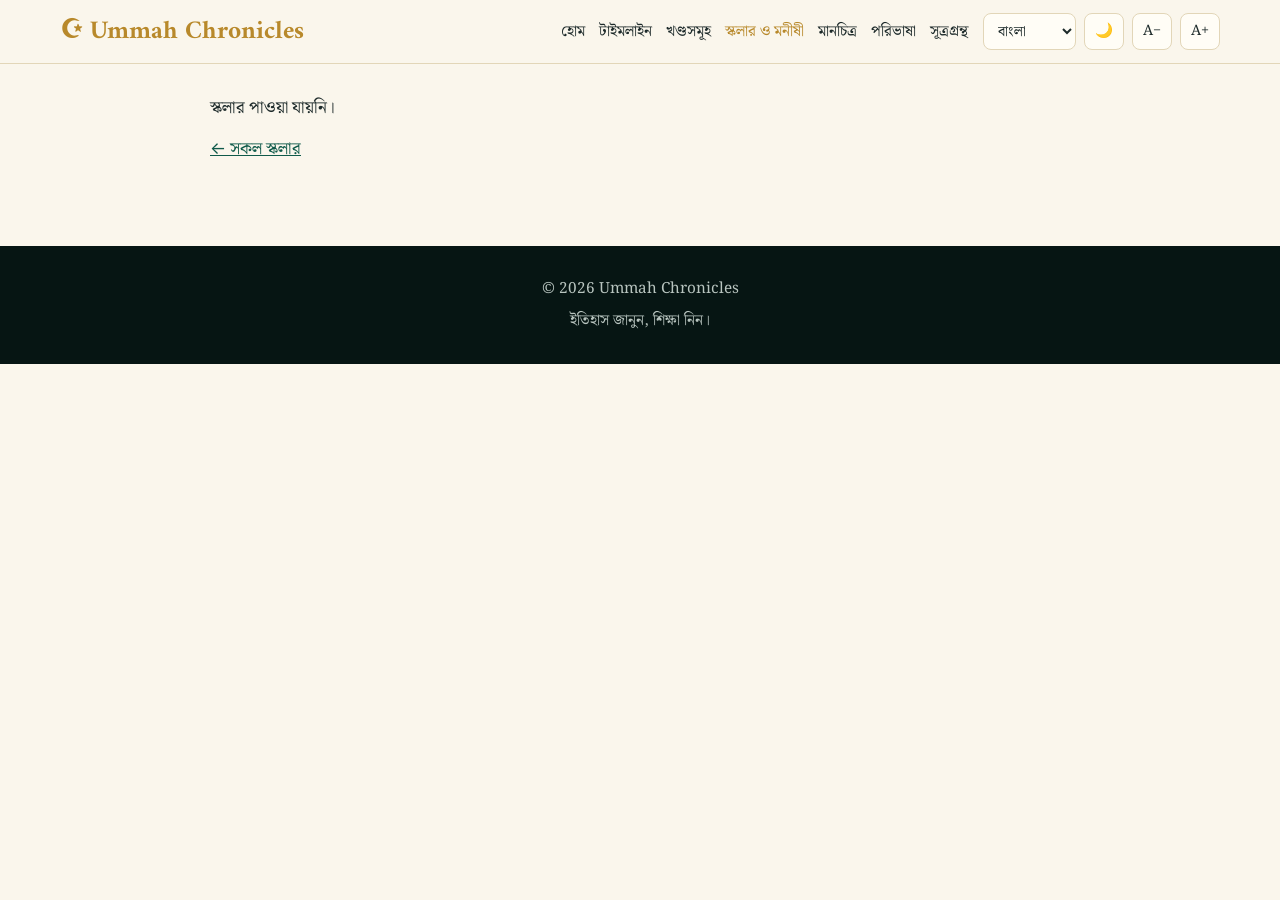
<file: scholar.html>
<!DOCTYPE html>
<html lang="bn">
<head>
<meta charset="UTF-8">
<meta name="viewport" content="width=device-width, initial-scale=1">
<title>Scholar — Ummah Chronicles</title>
<link href="https://fonts.googleapis.com/css2?family=Amiri:wght@400;700&family=Noto+Serif+Bengali:wght@400;700&family=Inter:wght@400;600&display=swap" rel="stylesheet">
<link rel="stylesheet" href="scholars.css">
</head>
<body data-lang="bn">
<header id="hdr"></header>
<div class="prof" id="prof"></div>
<footer id="ftr"></footer>
<script src="scholars-data.js"></script>
<script src="site.js"></script>
<script>
const id=new URLSearchParams(location.search).get("id");
window.draw=function(){
 const t=UI[lang];header();
 if(!P[id]){$("#prof").innerHTML=`<p>${t.nf}</p><p><a href="scholars.html">${t.back}</a></p>`;return}
 document.title=nm(id)+" — Ummah Chronicles";
 const b=BIO[id],bl=b&&b[lang];
 const im=IMG[id];
 let credit="";
 if(im&&!NO_PORTRAIT.includes(id))credit=`<div class="credit">${t.credit}: ${im.credit||""} · ${im.license||""} · <a href="${im.page||'#'}" target="_blank" rel="noopener">Wikimedia Commons</a></div>`;
 else if(NO_PORTRAIT.includes(id))credit=`<div class="credit">${t.noportrait}</div>`;
 else credit=`<div class="credit">${t.imgnote}</div>`;
 let h=`<p><a href="scholars.html">${t.back}</a></p><div class="hd"><div>${pic(id)}${credit}</div><div>
  <h1>${nm(id)}</h1>${P[id][2]?`<div class="ar">${P[id][2]}</div>`:""}
  ${sec(id)&&lang==="bn"?`<div style="color:var(--mute)">${sec(id)}</div>`:""}
  ${b?`<p style="margin-top:8px"><b>${t.years}:</b> ${b.years[0]} – ${b.years[1]} CE${bl&&bl.born?`<br><b>${t.born}:</b> ${bl.born}`:""}</p>`:""}
  ${role(id)?`<p>${role(id)}</p>`:""}
  <div>${(CATS[id]||[]).map(g=>`<span class="mini">${gname(g)}</span>`).join("")}</div></div></div>`;
 if(bl){
  h+=`<h2>${t.bio}</h2>${bl.text.map(p=>`<p>${p}</p>`).join("")}<h2>${t.works}</h2><ul>${bl.works.map(w=>`<li>${w}</li>`).join("")}</ul>
  <h2>${t.src}</h2><ul>${b.sources.map(s=>`<li>${s}</li>`).join("")}</ul><div class="note">${t.srcnote}</div>`;
 }else h+=`<div class="soon">${t.soon}</div>`;
 $("#prof").innerHTML=h;
};
draw();
</script>
</body>
</html>
</file>
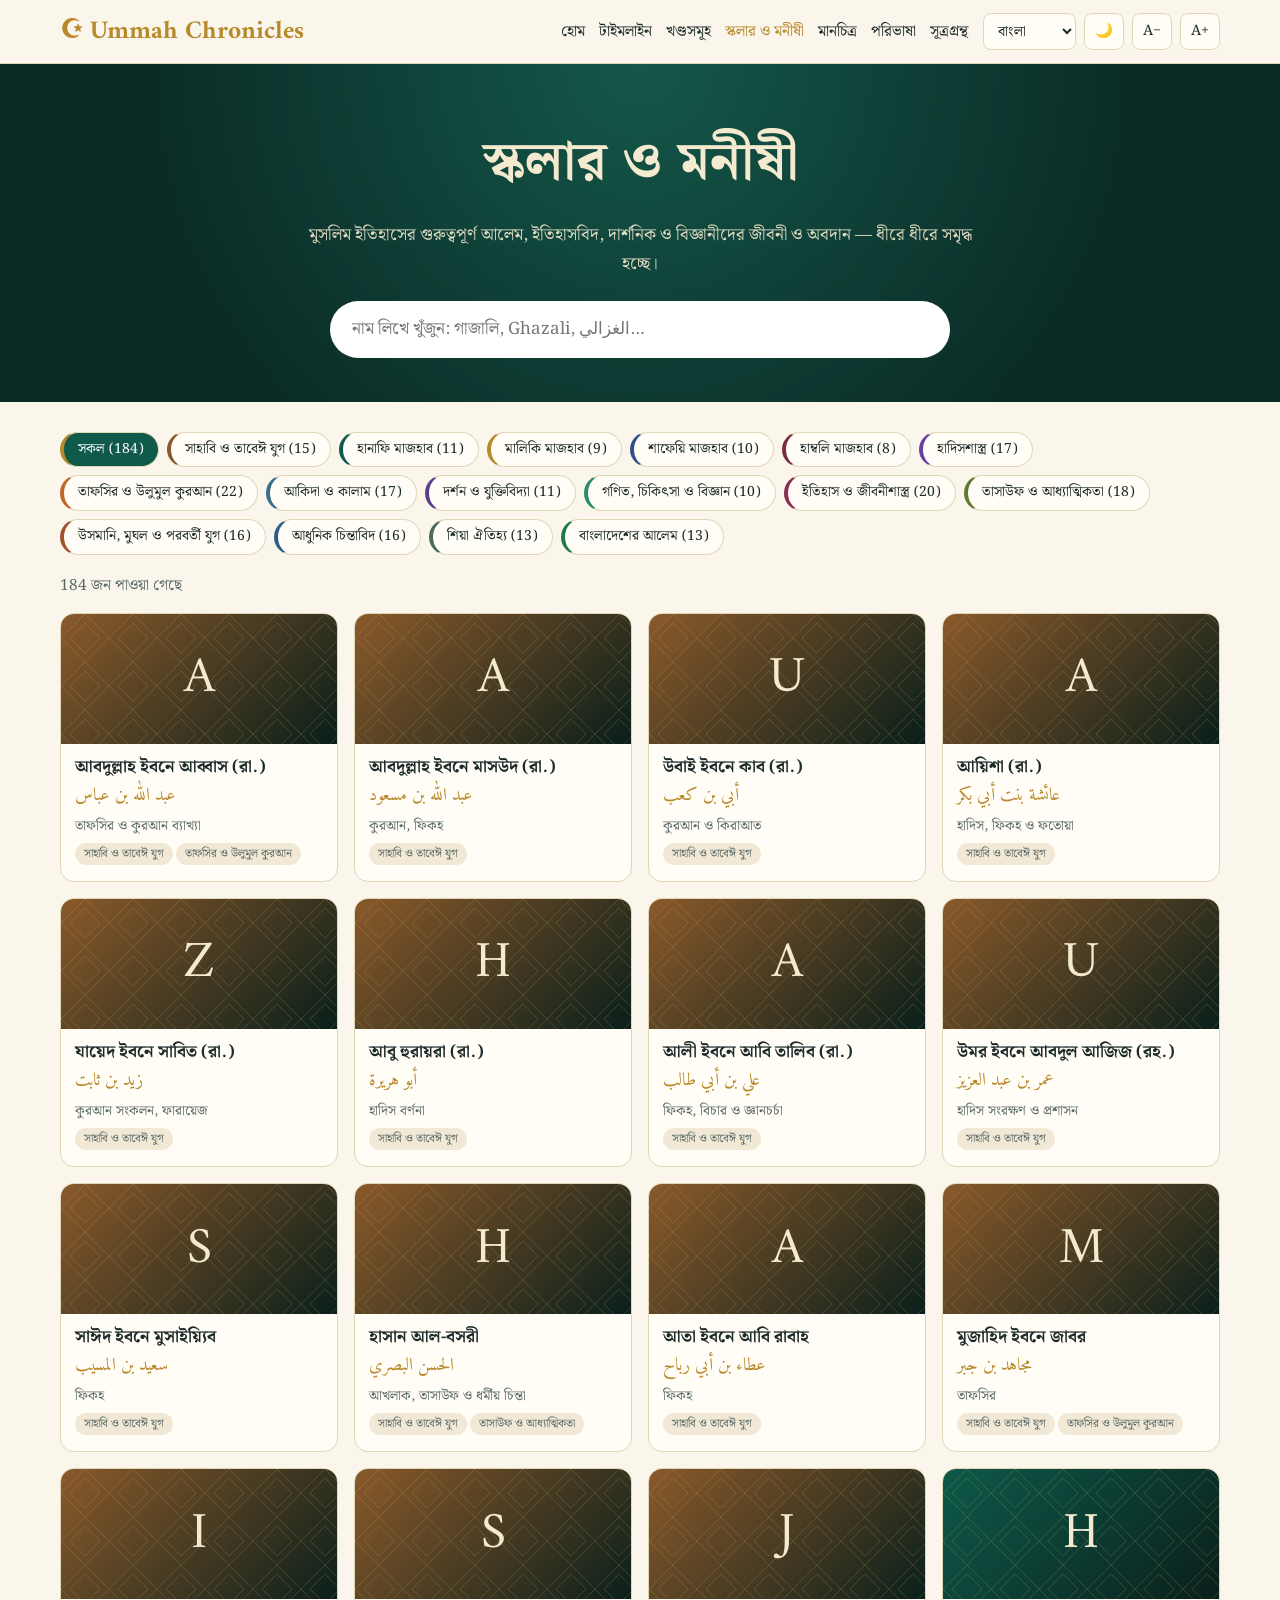
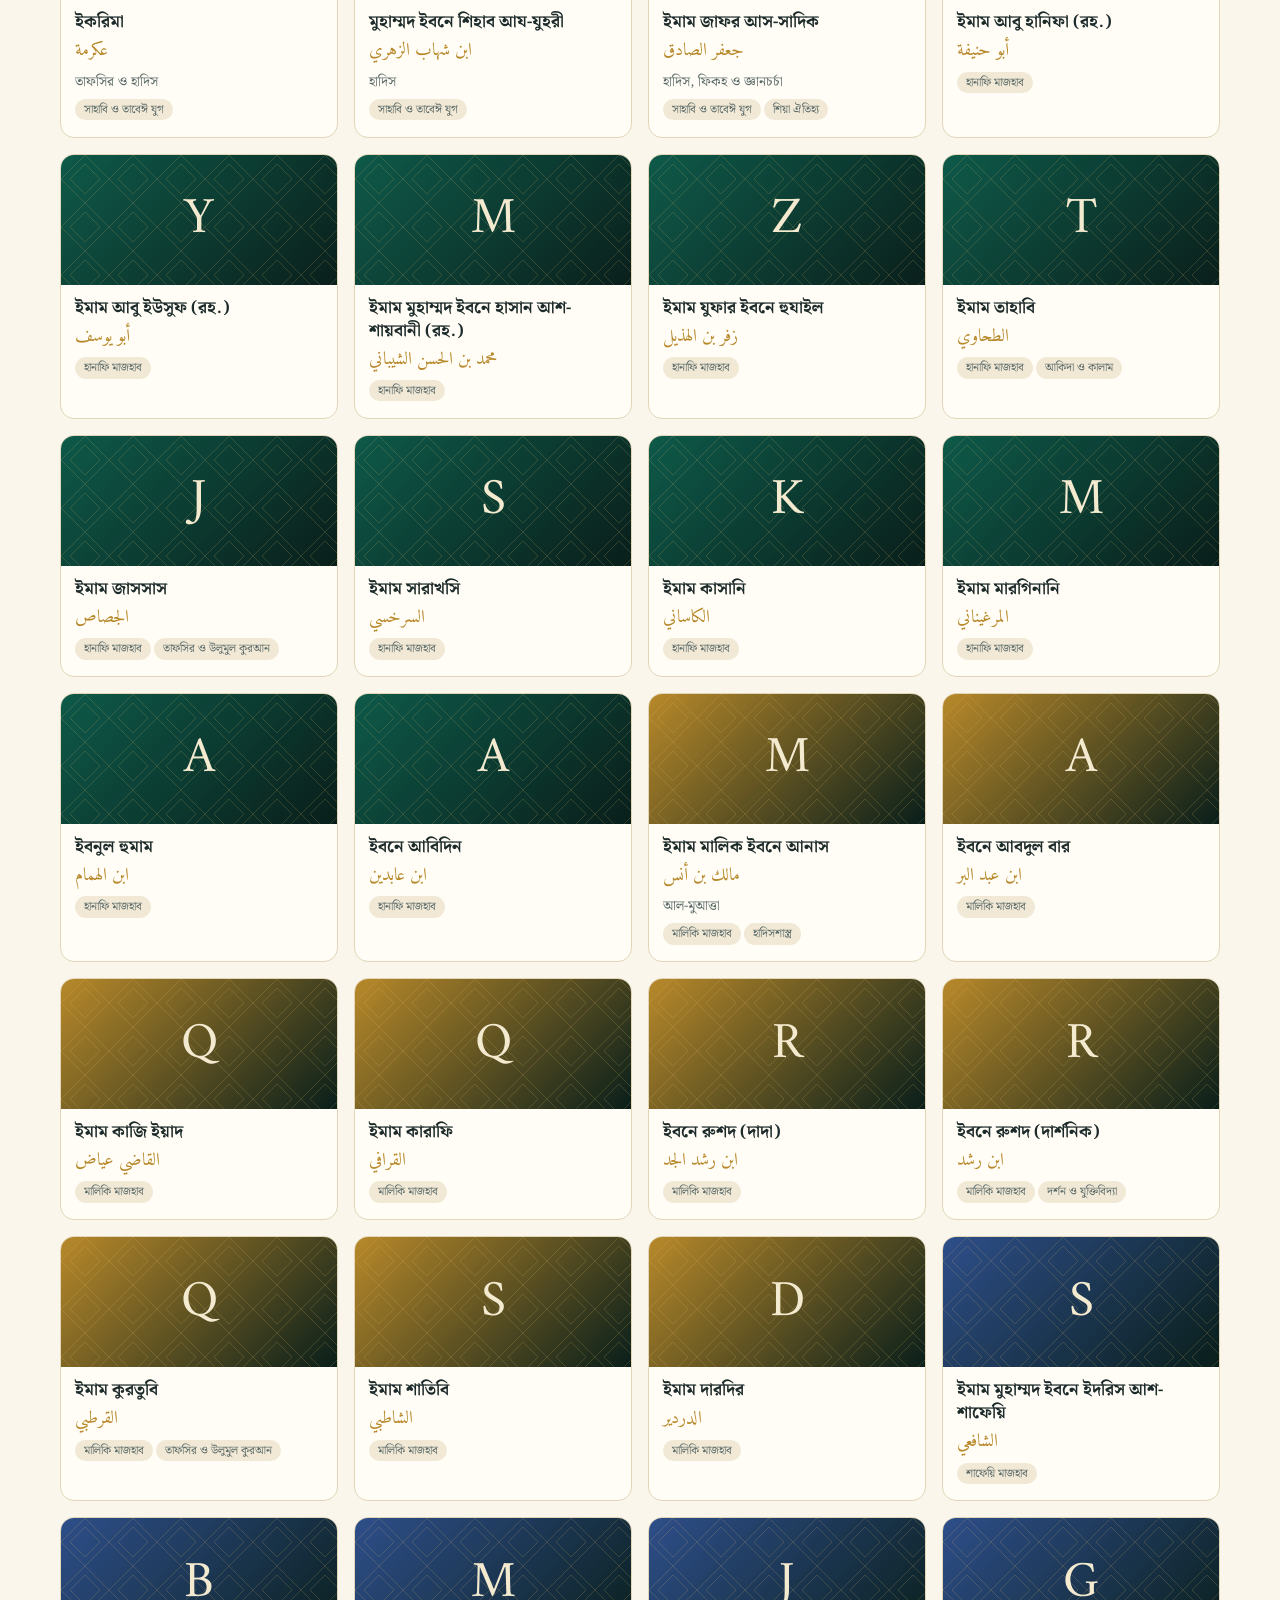
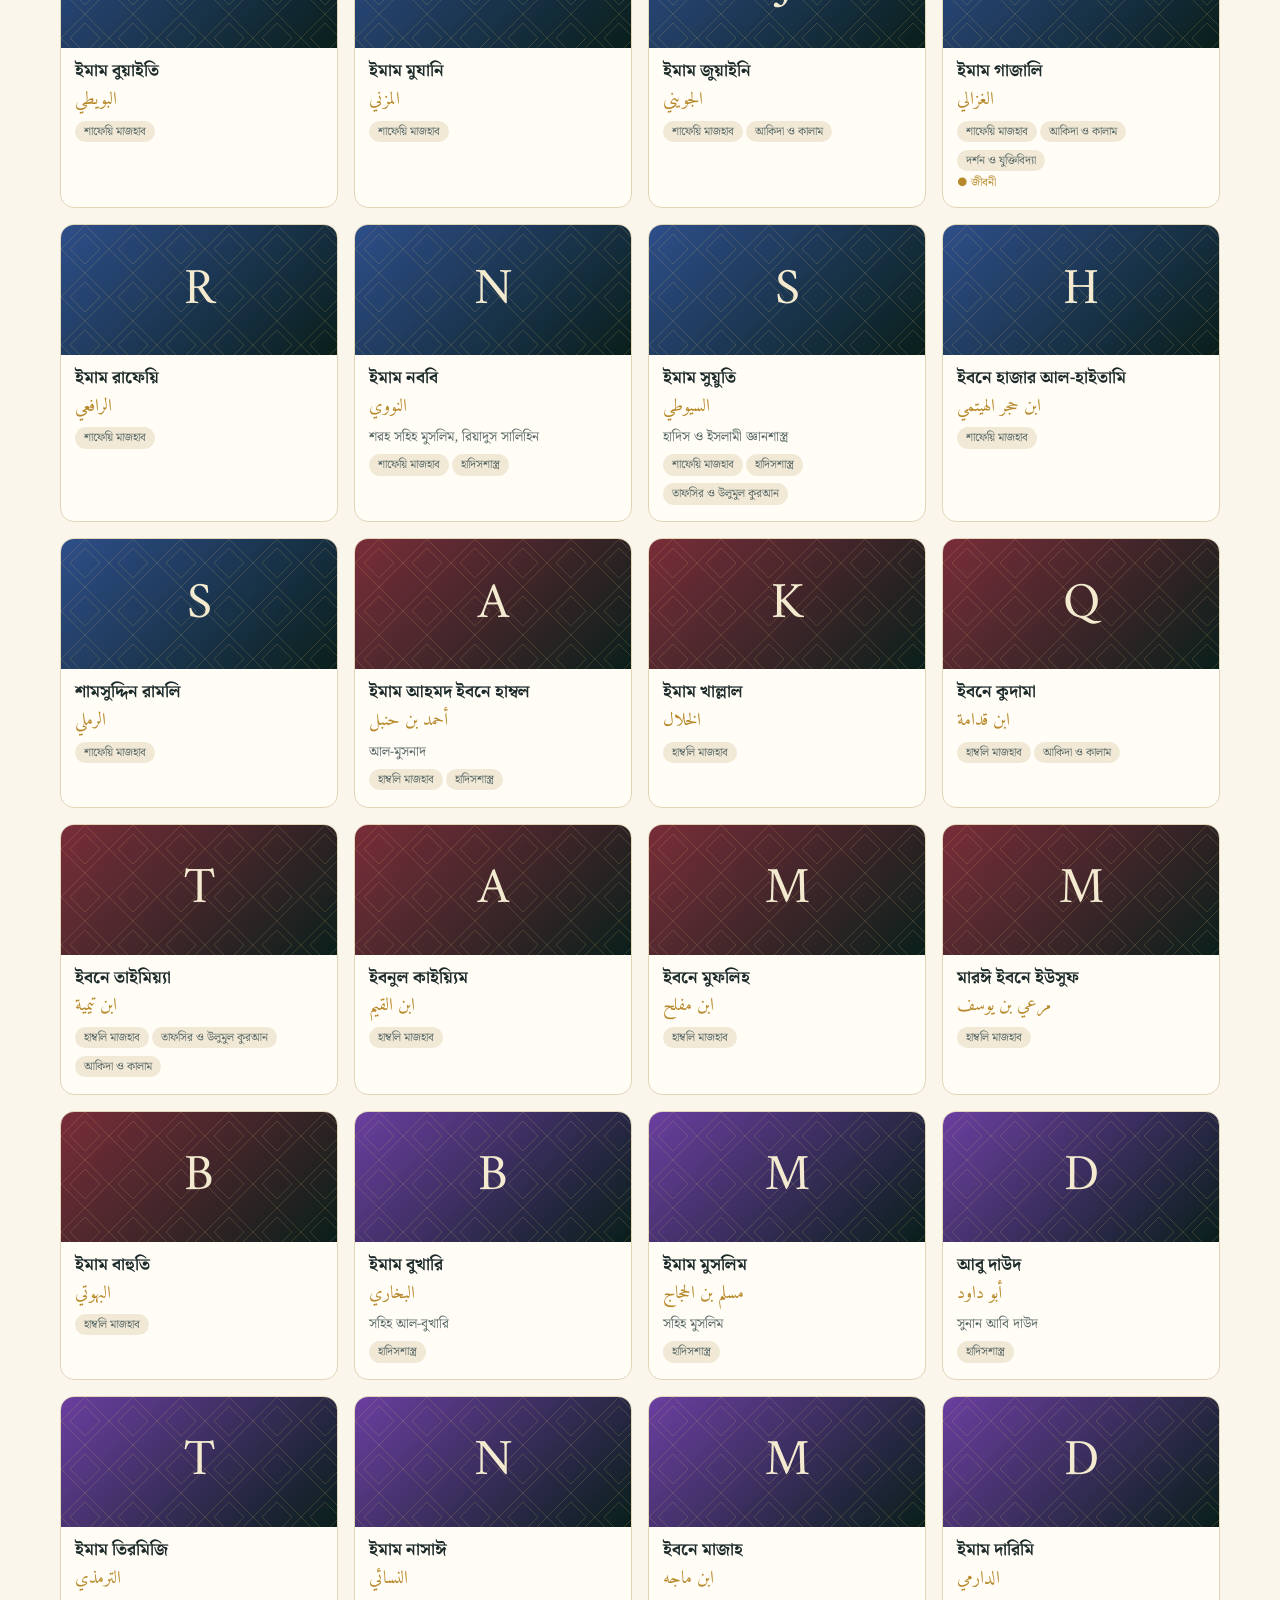
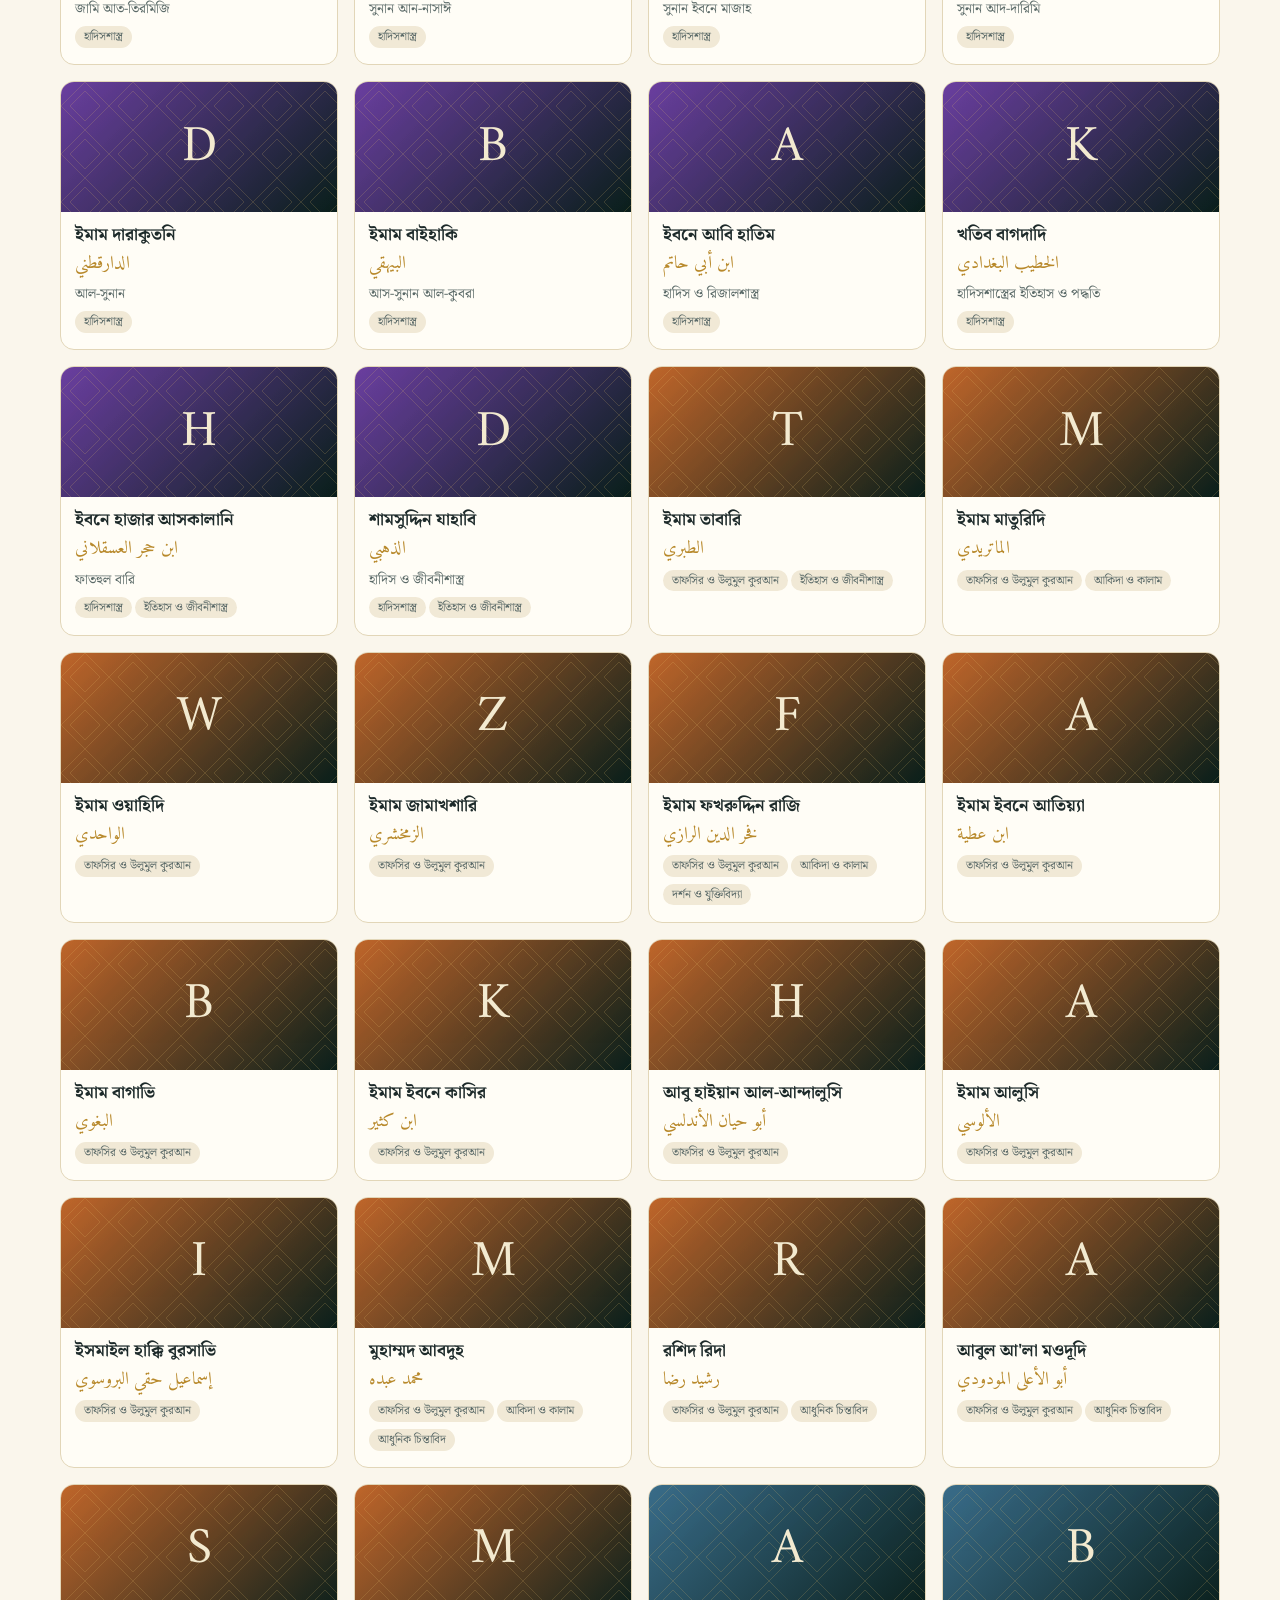
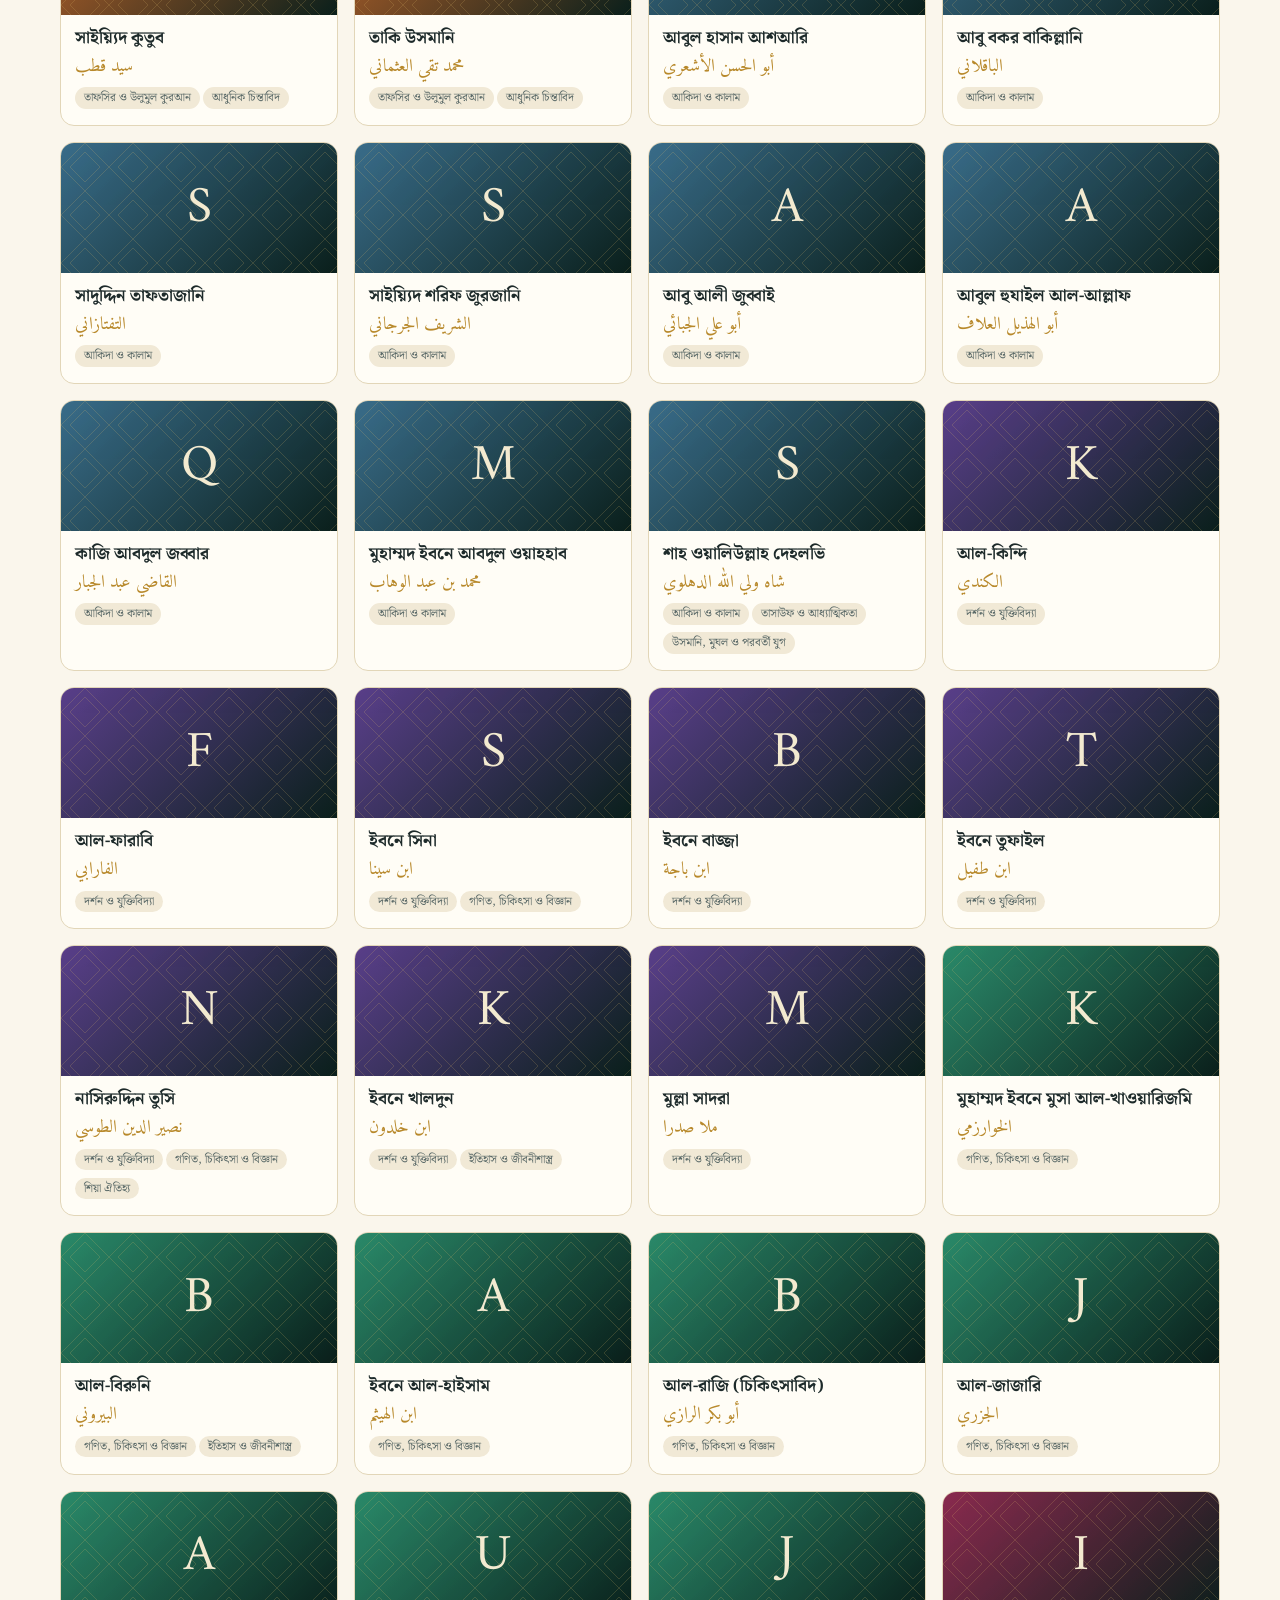
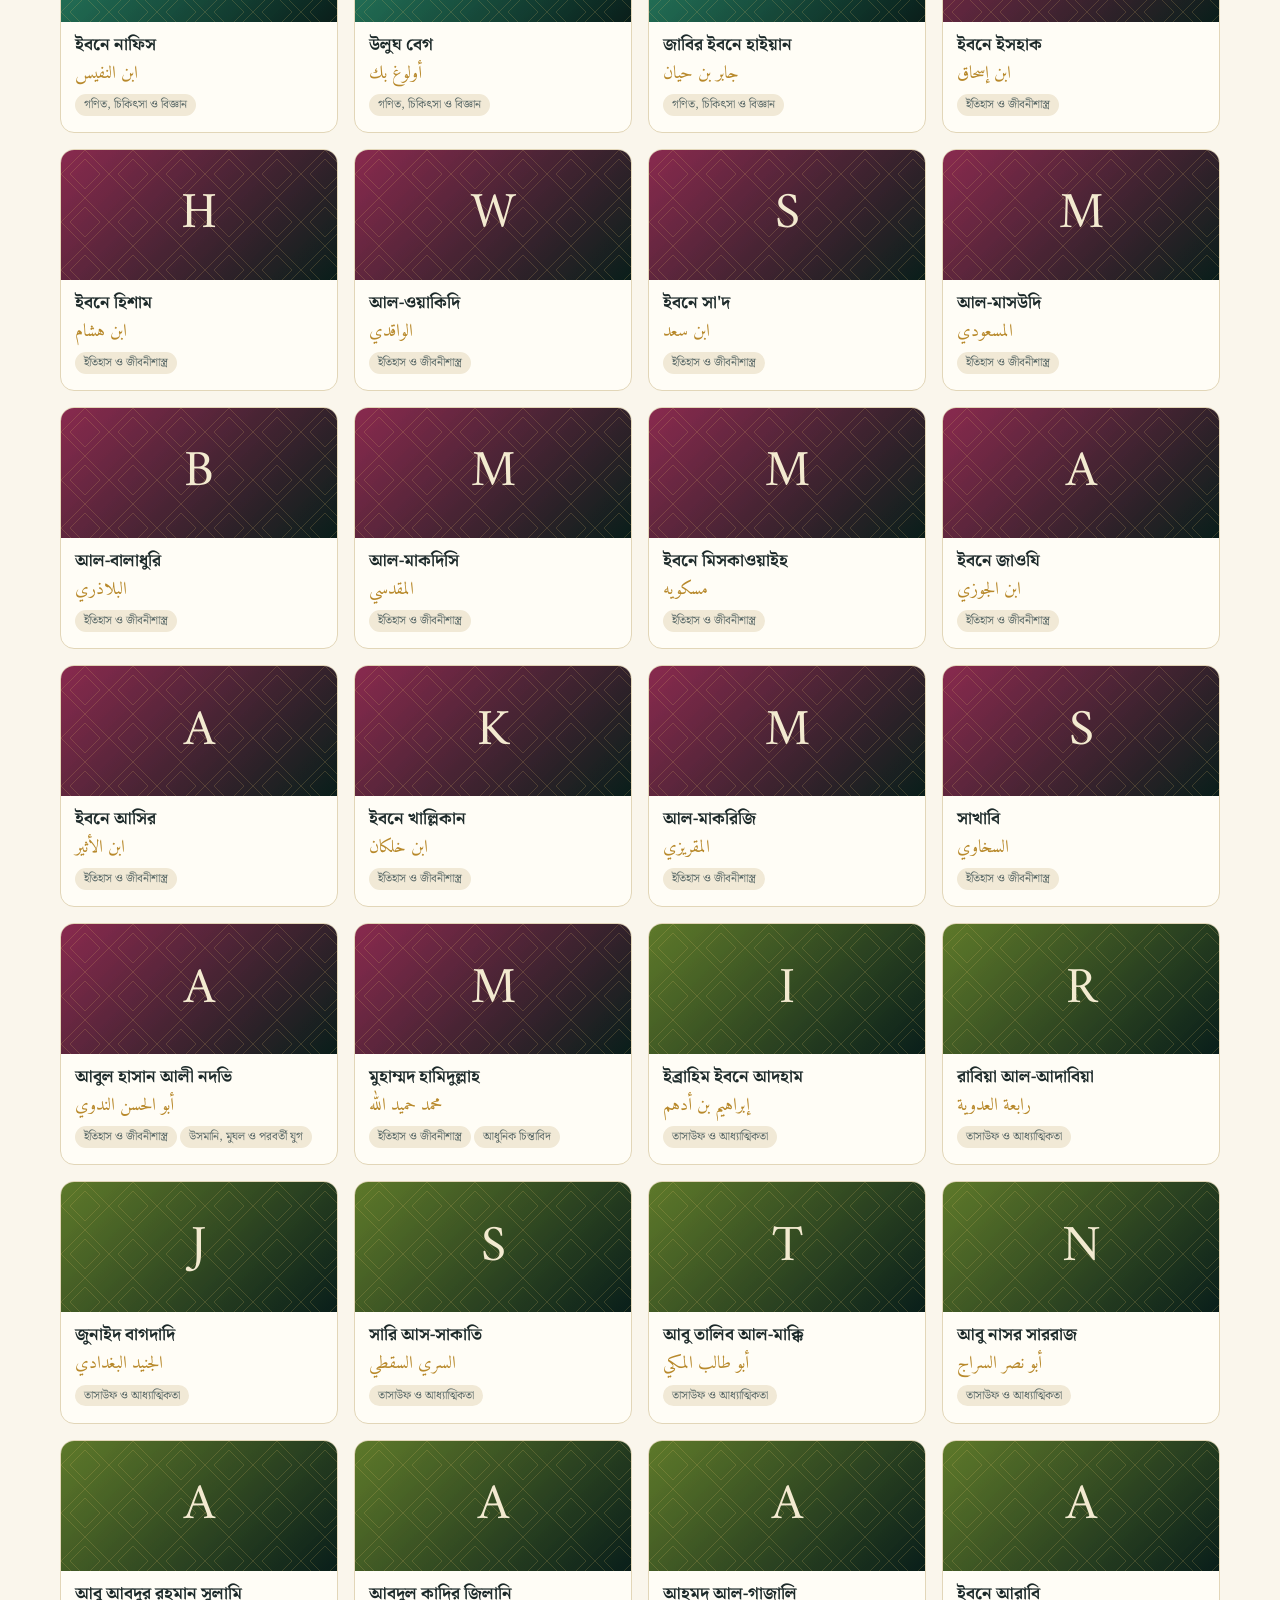
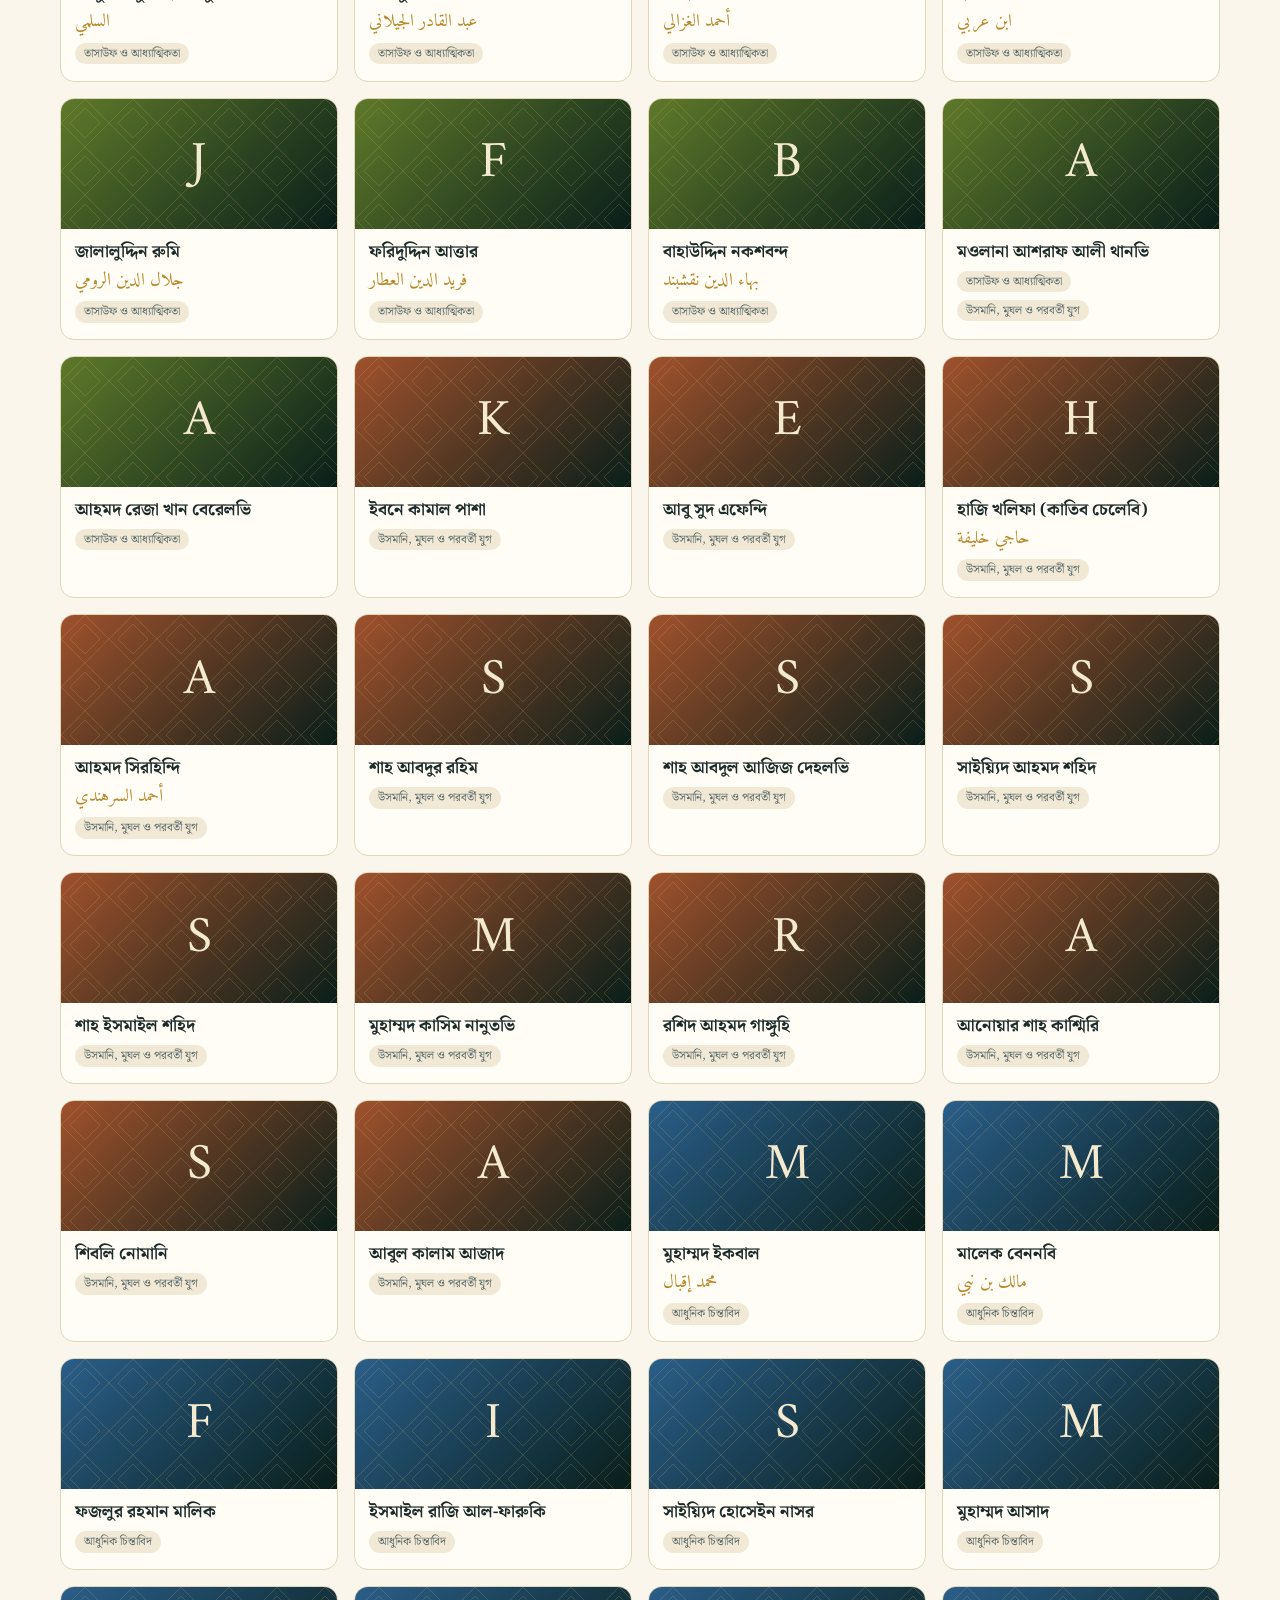
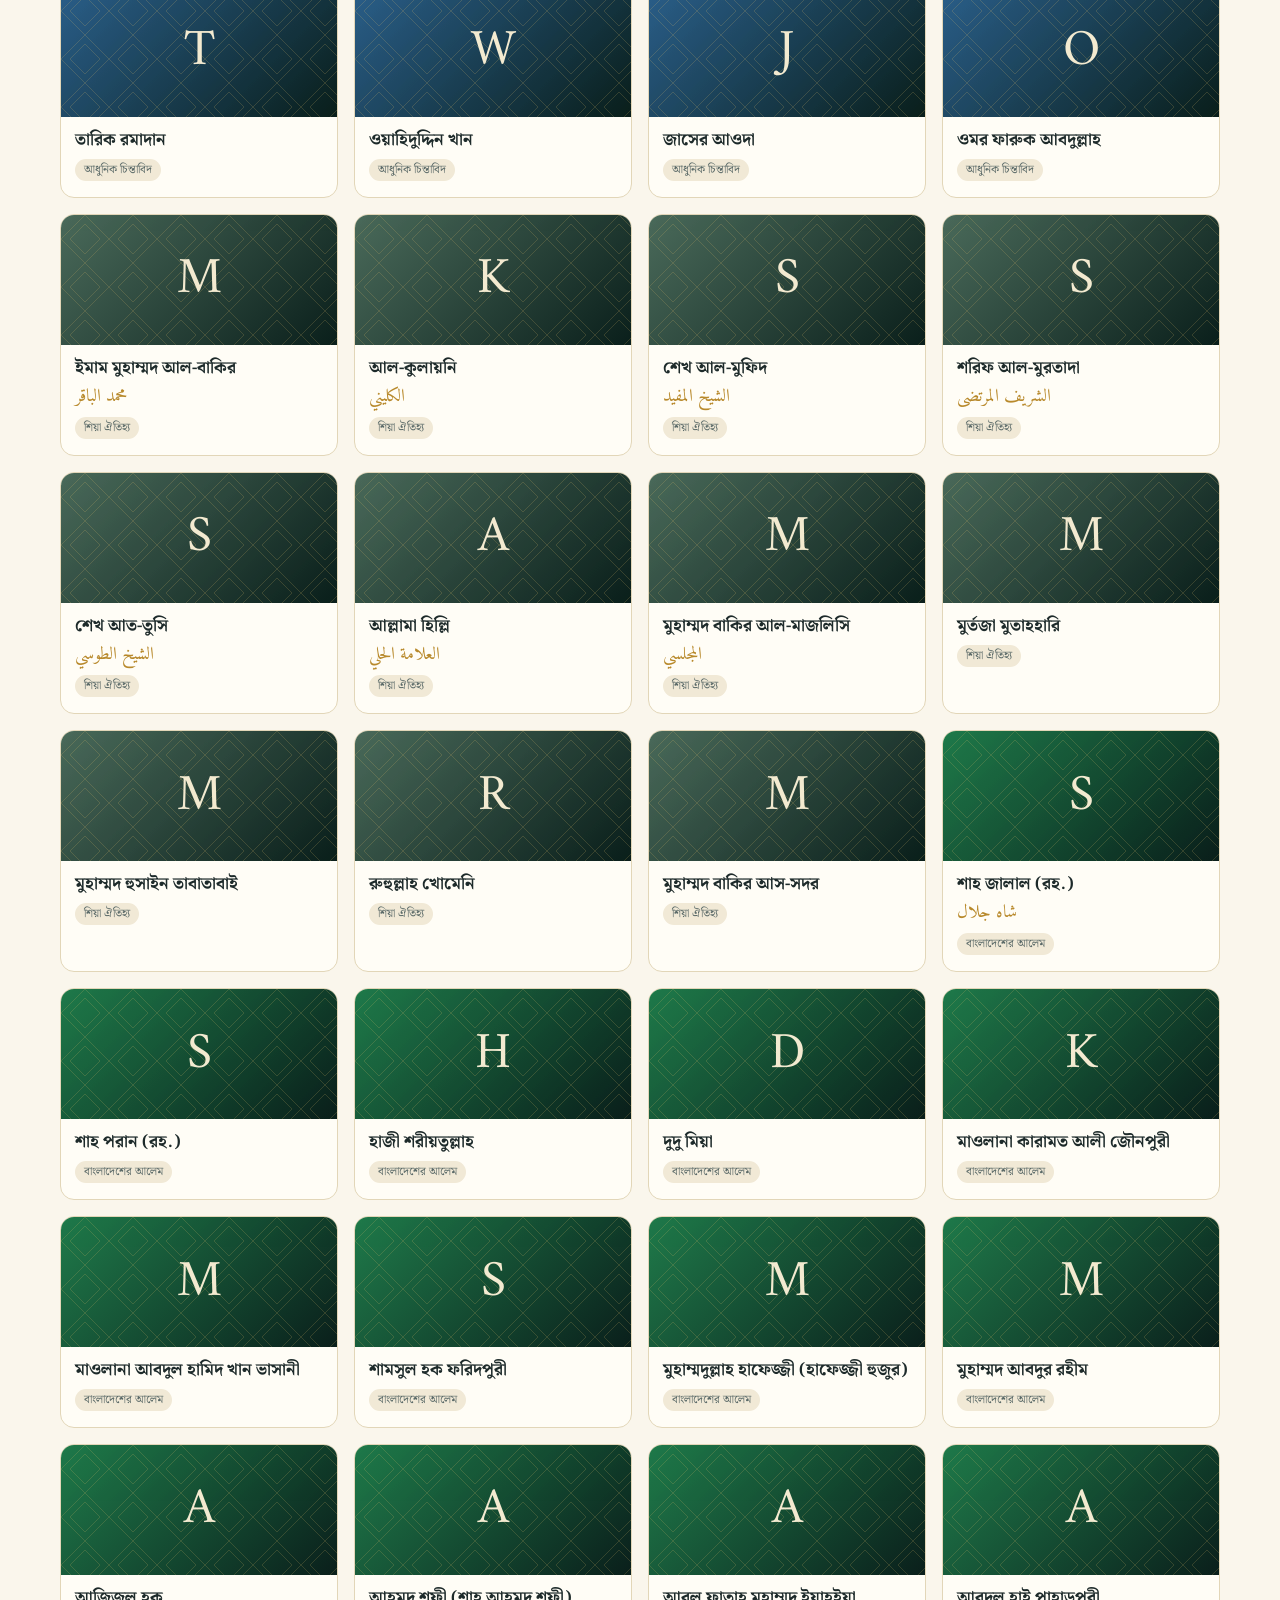
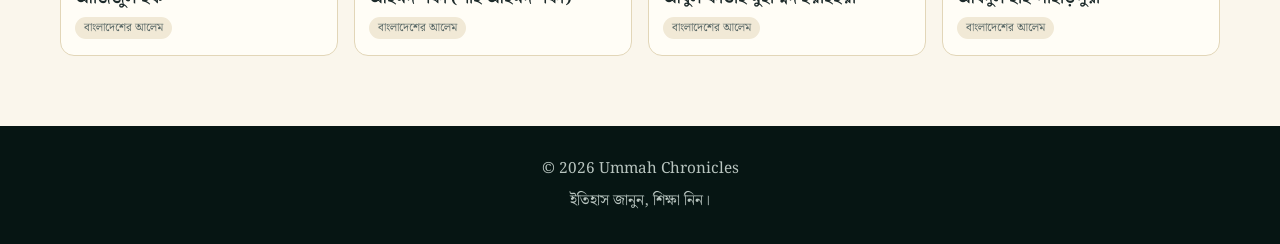
<file: scholars.html>
<!DOCTYPE html>
<html lang="bn">
<head>
<meta charset="UTF-8">
<meta name="viewport" content="width=device-width, initial-scale=1">
<title>Scholars & Luminaries — স্কলার ও মনীষী | Ummah Chronicles</title>
<link href="https://fonts.googleapis.com/css2?family=Amiri:wght@400;700&family=Noto+Serif+Bengali:wght@400;700&family=Inter:wght@400;600&display=swap" rel="stylesheet">
<link rel="stylesheet" href="scholars.css">
</head>
<body data-lang="bn">
<header id="hdr"></header>
<div class="top">
 <h1 id="h1"></h1>
 <p id="sub"></p>
 <div class="sb"><input id="q" type="search" autocomplete="off"></div>
</div>
<main>
 <div class="chips" id="chips"></div>
 <div class="count" id="count"></div>
 <div class="grid" id="grid"></div>
</main>
<footer id="ftr"></footer>
<script src="scholars-data.js"></script>
<script src="site.js"></script>
<script>
let cat="all";
const ALL=Object.keys(P);
const hay={};
ALL.forEach(id=>{hay[id]=norm(P[id].join(" ")+" "+(CATS[id]||[]).map(g=>GROUPS[g].slice(0,2).join(" ")).join(" "))});
window.draw=function(){
 const t=UI[lang];header();
 $("#h1").textContent=t.title;$("#sub").textContent=t.sub;$("#q").placeholder=t.ph;
 $("#chips").innerHTML=`<button class="chip ${cat==='all'?'on':''}" onclick="cat='all';draw()">${t.all} (${ALL.length})</button>`+
  Object.keys(GROUPS).map(g=>`<button class="chip ${cat===g?'on':''}" style="--c:${GROUPS[g][2]}" onclick="cat='${g}';draw()">${gname(g)} (${G[g].length})</button>`).join("");
 const q=norm($("#q").value);
 const list=ALL.filter(id=>(cat==="all"||(CATS[id]||[]).includes(cat))&&(!q||hay[id].includes(q)));
 $("#count").textContent=list.length+" "+t.found;
 $("#grid").innerHTML=list.length?list.map(id=>`<a class="sc" href="scholar.html?id=${id}">${pic(id)}<div class="bd"><h3>${nm(id)}</h3>${P[id][2]?`<div class="ar">${P[id][2]}</div>`:""}${role(id)?`<div class="rl">${role(id)}</div>`:""}<div>${(CATS[id]||[]).slice(0,3).map(g=>`<span class="mini">${gname(g)}</span>`).join("")}</div>${BIO[id]?`<div class="badge">● ${t.bio}</div>`:""}</div></a>`).join(""):`<div class="empty">${t.none}</div>`;
};
$("#q").addEventListener("input",()=>{draw();$("#q").focus()});
draw();
</script>
</body>
</html>
</file>
<file: scholars.css>
:root{--bg:#faf6ec;--bg2:#f1e9d6;--ink:#1d2a2a;--mute:#5b6a68;--gold:#b8892b;--green:#0f5a4a;--card:#fffdf6;--line:#e2d6b8;--fs:17px}
[data-theme="dark"]{--bg:#0d1716;--bg2:#13221f;--ink:#ece6d3;--mute:#9fb0ab;--gold:#d9a93f;--green:#3fb79a;--card:#162826;--line:#27403b}
*{box-sizing:border-box;margin:0;padding:0}
html{font-size:var(--fs);scroll-behavior:smooth}
body{background:var(--bg);color:var(--ink);font-family:'Inter','Noto Serif Bengali',serif;line-height:1.7}
body[data-lang="bn"]{font-family:'Noto Serif Bengali','Inter',serif}
a{color:var(--green)}
header{position:sticky;top:0;z-index:50;background:var(--bg);border-bottom:1px solid var(--line)}
.nav{max-width:1200px;margin:auto;display:flex;align-items:center;gap:14px;padding:10px 20px;flex-wrap:wrap}
.logo{font-family:'Amiri',serif;font-size:1.5rem;font-weight:700;color:var(--gold);margin-right:auto;text-decoration:none}
.nav a.l{color:var(--ink);text-decoration:none;font-size:.9rem}
.nav a.l:hover,.nav a.l.on{color:var(--gold)}
.tools{display:flex;gap:8px}
select,button.t{background:var(--card);color:var(--ink);border:1px solid var(--line);border-radius:8px;padding:5px 10px;cursor:pointer;font:inherit;font-size:.85rem}
.top{background:radial-gradient(circle at 50% 0,#14584a,#0a2a25 70%);color:#f3ead0;text-align:center;padding:56px 20px 44px}
.top h1{font-family:'Amiri','Noto Serif Bengali',serif;font-size:clamp(2rem,5vw,3.2rem);margin-bottom:8px}
.top p{opacity:.9;max-width:680px;margin:0 auto 22px}
.sb{max-width:620px;margin:auto}
.sb input{width:100%;padding:14px 22px;border-radius:30px;border:none;font:inherit;font-size:1rem}
main{max-width:1200px;margin:auto;padding:30px 20px 70px}
.chips{display:flex;flex-wrap:wrap;gap:8px;margin-bottom:18px}
.chip{border:1px solid var(--line);background:var(--card);color:var(--ink);border-radius:20px;padding:5px 14px;font:inherit;font-size:.82rem;cursor:pointer;border-left:4px solid var(--c,var(--gold))}
.chip.on{background:var(--c,var(--green));color:#fff}
.count{color:var(--mute);font-size:.9rem;margin-bottom:14px}
.grid{display:grid;grid-template-columns:repeat(auto-fill,minmax(220px,1fr));gap:16px}
.sc{background:var(--card);border:1px solid var(--line);border-radius:14px;overflow:hidden;text-decoration:none;color:var(--ink);display:flex;flex-direction:column;transition:.25s}
.sc:hover{transform:translateY(-4px);box-shadow:0 12px 26px rgba(0,0,0,.14)}
.pic{height:130px;display:grid;place-items:center;background:linear-gradient(135deg,var(--c),#0a1f1b);position:relative;overflow:hidden}
.pic img{width:100%;height:100%;object-fit:cover}
.pic svg.star{position:absolute;inset:0;width:100%;height:100%;opacity:.18}
.pic .ini{position:relative;font-family:'Amiri',serif;font-size:3rem;color:#f3ead0;line-height:1}
.sc .bd{padding:12px 14px 14px}
.sc h3{font-size:1rem;line-height:1.35;margin-bottom:2px}
.sc .ar{font-family:'Amiri',serif;color:var(--gold);font-size:1.05rem}
.sc .rl{font-size:.8rem;color:var(--mute);margin-top:4px}
.mini{display:inline-block;font-size:.68rem;background:var(--bg2);border-radius:12px;padding:1px 9px;margin:4px 3px 0 0;color:var(--mute)}
.badge{font-size:.68rem;color:var(--gold)}
.empty{text-align:center;color:var(--mute);padding:50px 0}
/* profile */
.prof{max-width:900px;margin:auto;padding:30px 20px 70px}
.prof .hd{display:grid;grid-template-columns:220px 1fr;gap:26px;align-items:center;margin-bottom:26px}
.prof .pic{height:220px;border-radius:16px}
.prof h1{font-family:'Amiri','Noto Serif Bengali',serif;font-size:2.2rem;color:var(--green);line-height:1.25}
.prof .ar{font-family:'Amiri',serif;font-size:1.7rem;color:var(--gold)}
.prof h2{font-size:1.3rem;color:var(--gold);margin:26px 0 8px;border-bottom:1px solid var(--line);padding-bottom:4px}
.prof p{margin-bottom:12px}
.prof ul{padding-left:22px}
.soon{background:var(--bg2);border-radius:12px;padding:18px 22px;color:var(--mute)}
.credit{font-size:.75rem;color:var(--mute);margin-top:6px}
.note{background:var(--bg2);border-radius:12px;padding:14px 18px;font-size:.85rem;color:var(--mute);margin-top:22px}
footer{background:#061513;color:#b8c4bf;text-align:center;padding:30px 20px;font-size:.9rem}
@media(max-width:640px){.prof .hd{grid-template-columns:1fr}.prof .pic{height:180px}}
</file>
